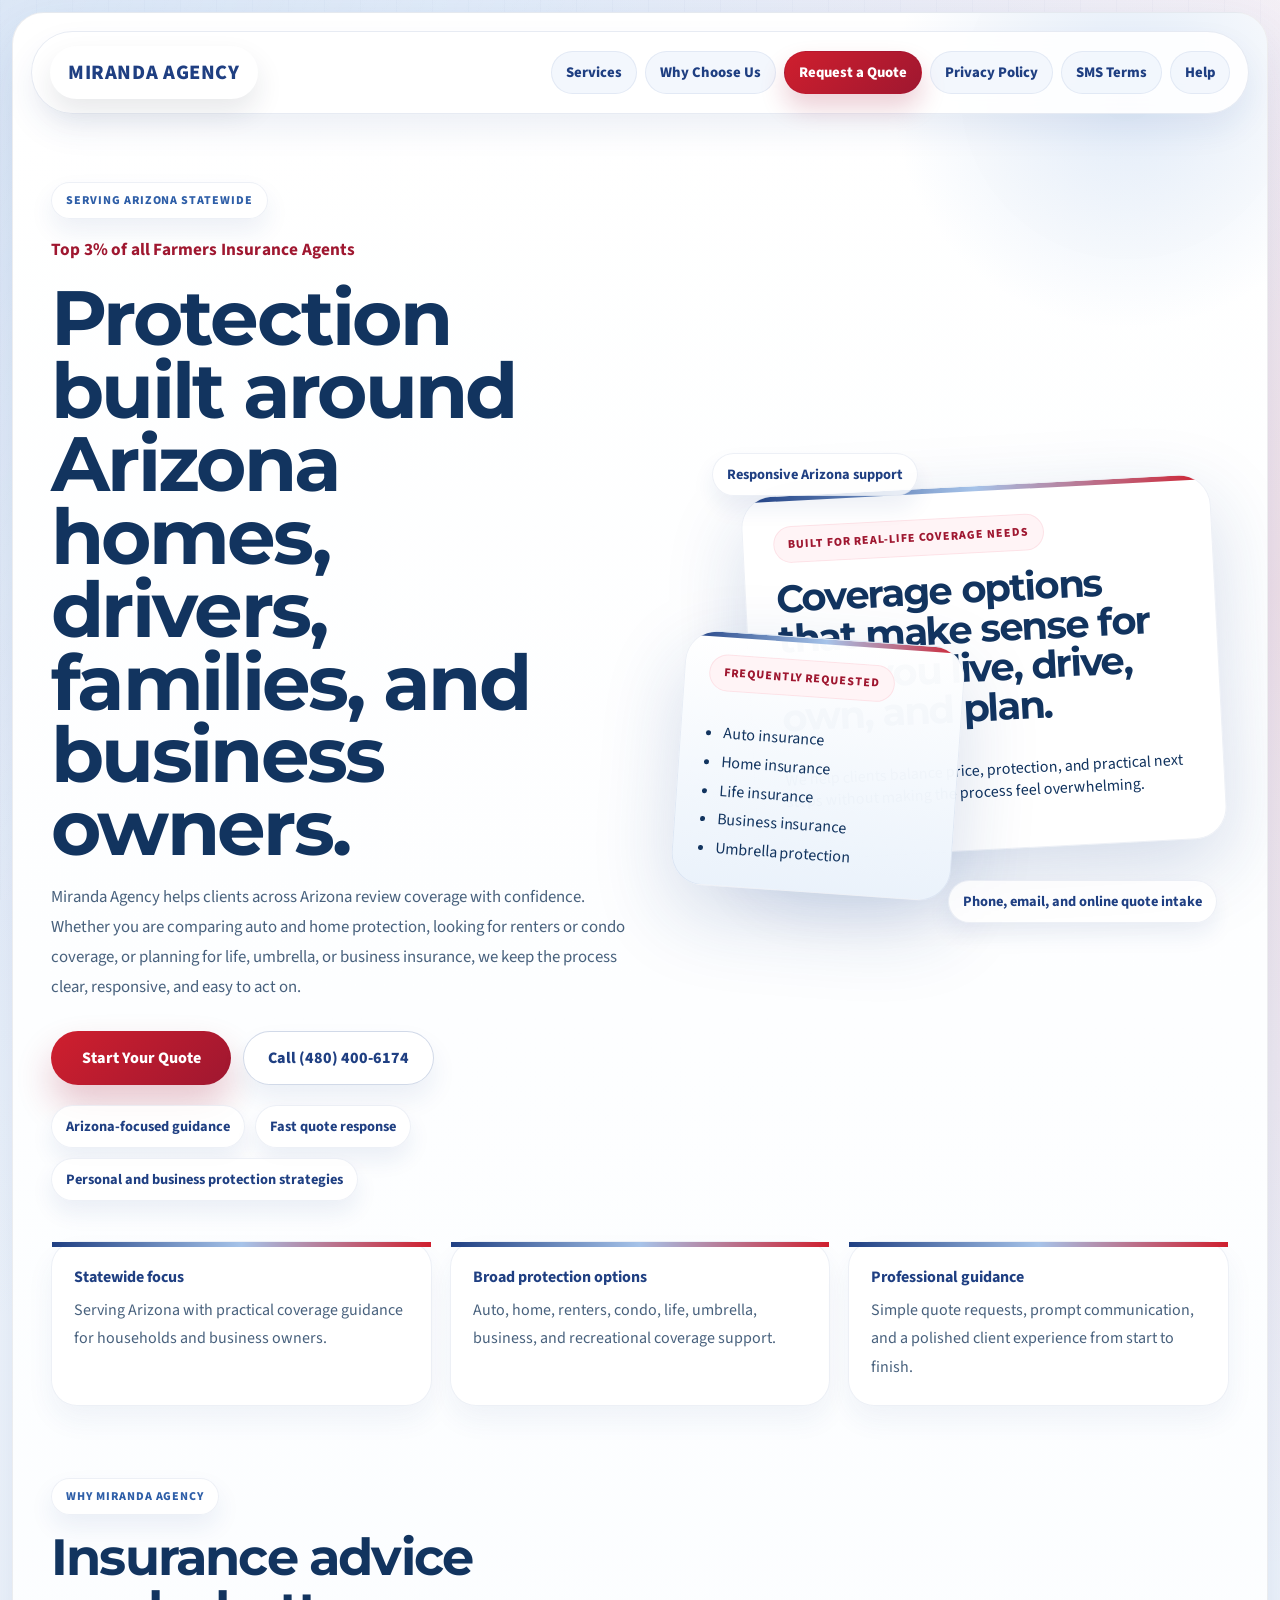
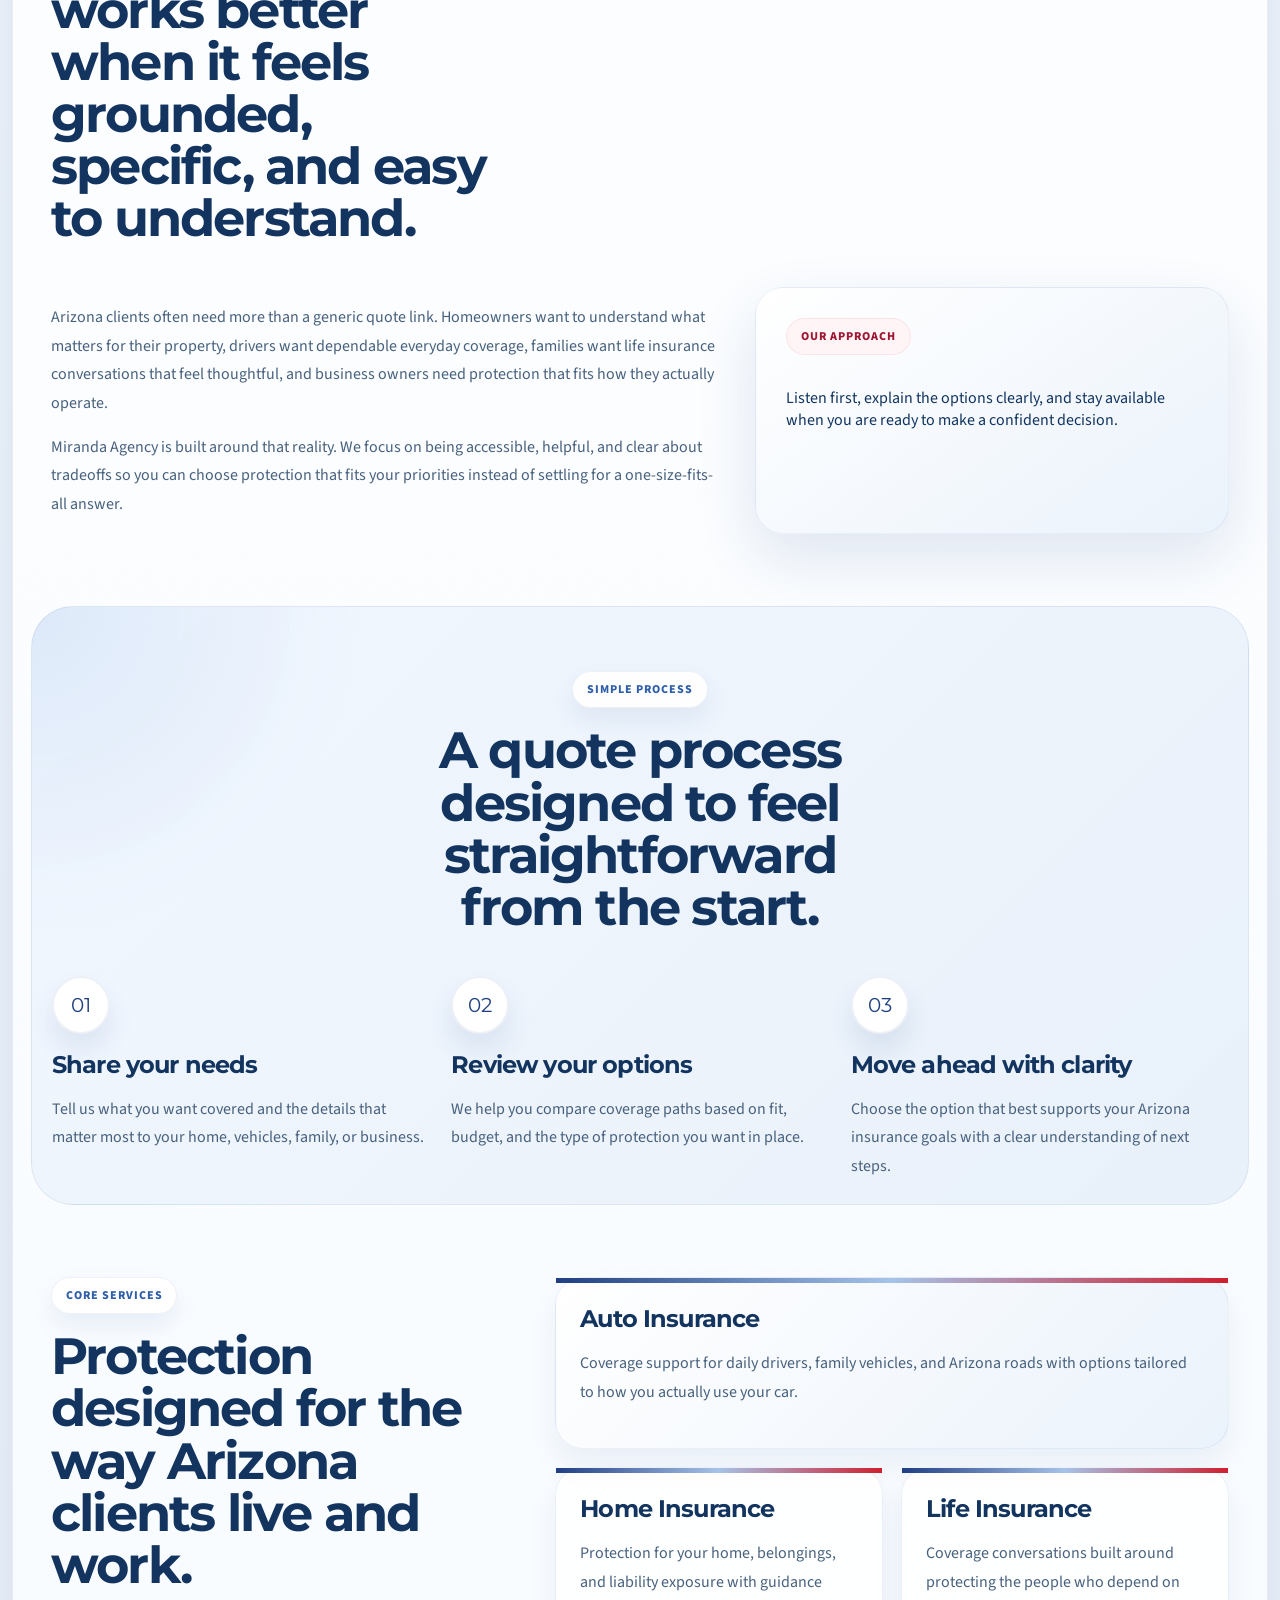
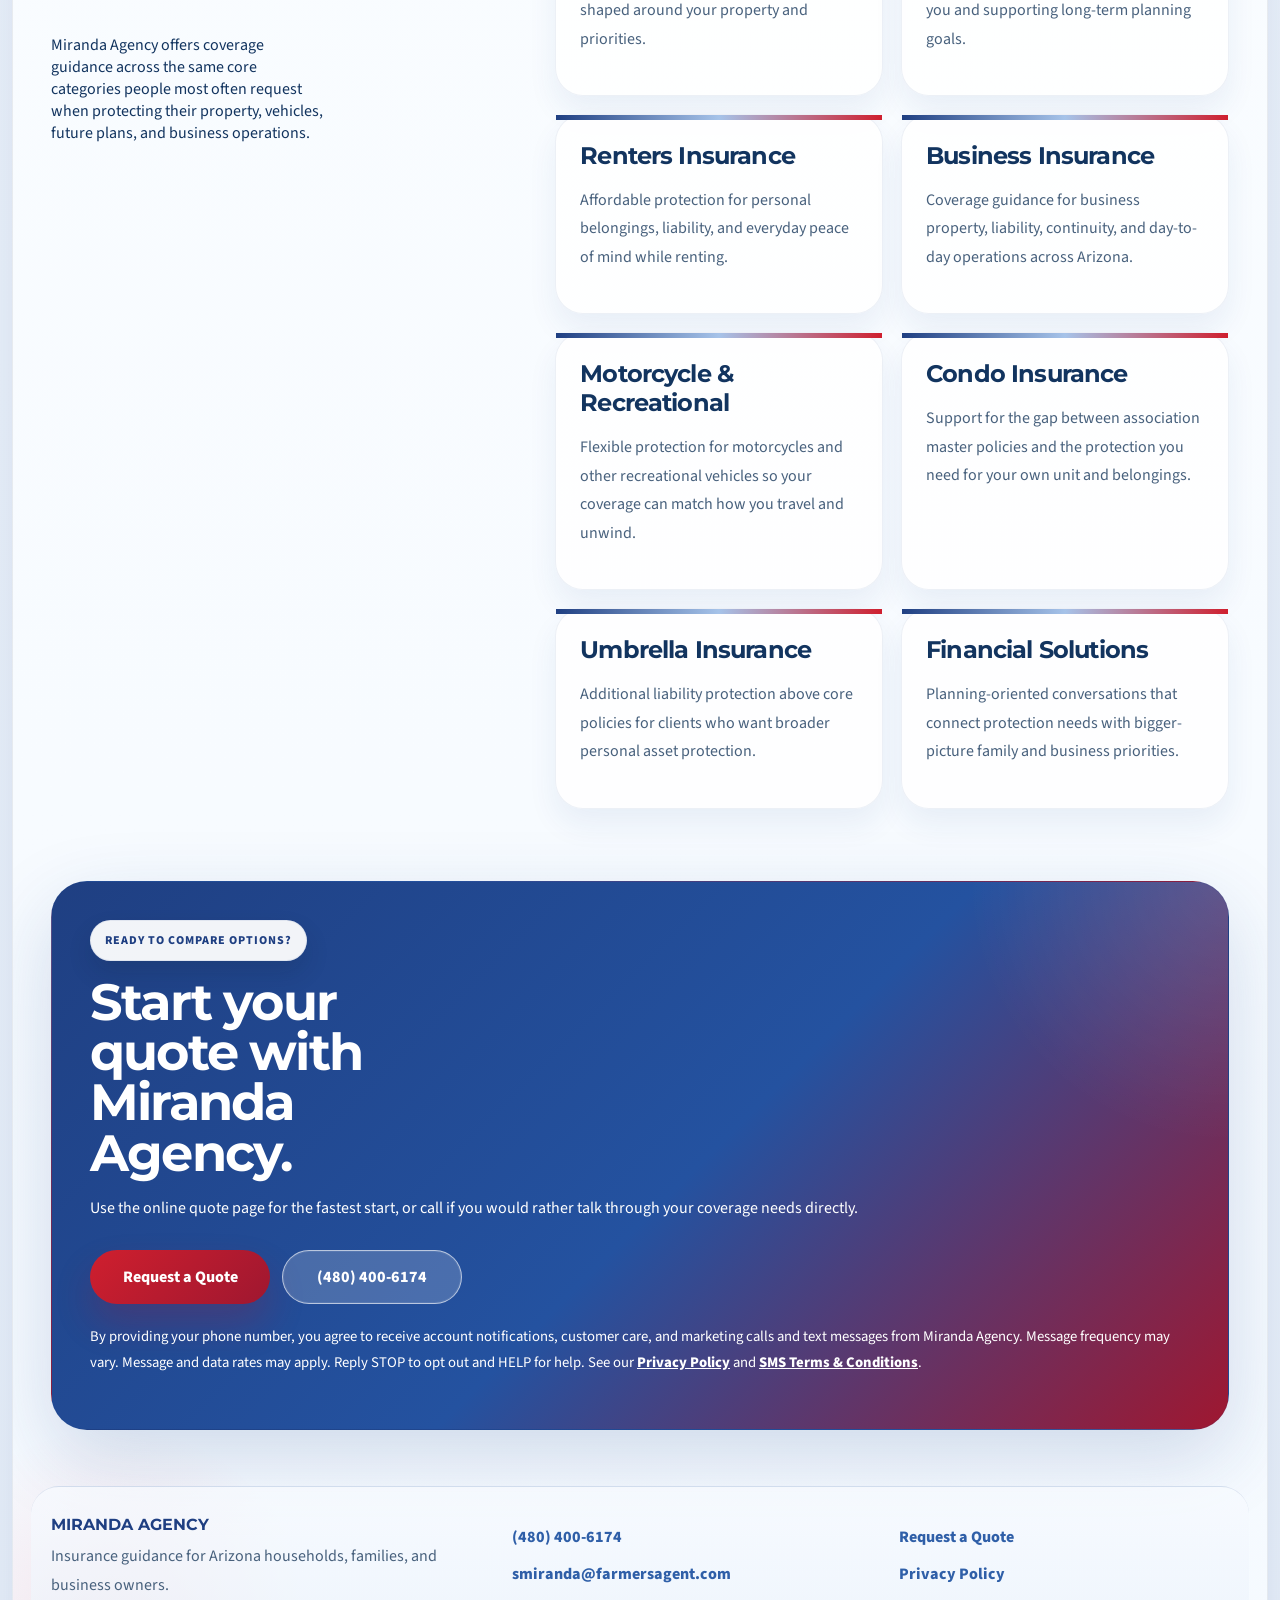
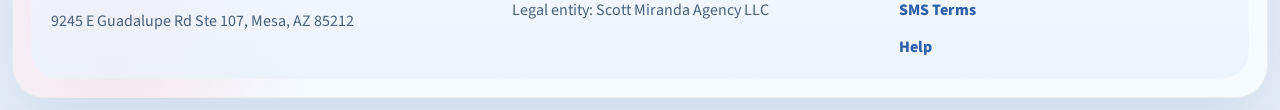
<file: index.html>
<!DOCTYPE html>
<html lang="en">
<head>
  <meta charset="UTF-8" />
  <meta name="viewport" content="width=device-width, initial-scale=1.0" />
  <title>Miranda Agency | Arizona Insurance Guidance</title>
  <meta
    name="description"
    content="Miranda Agency helps Arizona households and business owners compare auto, home, life, renters, condo, umbrella, business, and recreational insurance with responsive local guidance."
  />
  <link rel="preconnect" href="https://fonts.googleapis.com" />
  <link rel="preconnect" href="https://fonts.gstatic.com" crossorigin />
  <link href="https://fonts.googleapis.com/css2?family=Montserrat:wght@500;600;700;800&family=Source+Sans+3:wght@400;500;600;700&display=swap" rel="stylesheet" />
  <link rel="stylesheet" href="styles.css" />
</head>
<body>
  <div class="site-frame">
    <nav class="site-nav" aria-label="Primary">
      <a href="index.html" class="brand active">Miranda Agency</a>
      <div class="nav-links">
        <a href="#services">Services</a>
        <a href="#approach">Why Choose Us</a>
        <a href="quote.html" class="nav-cta">Request a Quote</a>
        <a href="privacy-policy.html">Privacy Policy</a>
        <a href="sms-terms.html">SMS Terms</a>
        <a href="help.html">Help</a>
      </div>
    </nav>

    <main>
      <section class="hero">
        <div class="hero-copy">
          <p class="eyebrow">Serving Arizona statewide</p>
          <p class="hero-kicker">Top 3% of all Farmers Insurance Agents</p>
          <h1>Protection built around Arizona homes, drivers, families, and business owners.</h1>
          <p class="hero-text">
            Miranda Agency helps clients across Arizona review coverage with confidence. Whether you are
            comparing auto and home protection, looking for renters or condo coverage, or planning for life,
            umbrella, or business insurance, we keep the process clear, responsive, and easy to act on.
          </p>
          <div class="button-row">
            <a class="btn btn-primary" href="quote.html">Start Your Quote</a>
            <a class="btn btn-secondary" href="tel:4804006174">Call (480) 400-6174</a>
          </div>
          <div class="tag-row" aria-label="Agency highlights">
            <span>Arizona-focused guidance</span>
            <span>Fast quote response</span>
            <span>Personal and business protection strategies</span>
          </div>
        </div>

        <div class="hero-art" aria-label="Miranda Agency highlights">
          <article class="hero-card hero-card-main">
            <p class="card-label">Built for real-life coverage needs</p>
            <h2>Coverage options that make sense for how you live, drive, own, and plan.</h2>
            <p>
              We help clients balance price, protection, and practical next steps without making the process feel overwhelming.
            </p>
          </article>

          <article class="hero-card hero-card-list">
            <p class="card-label">Frequently requested</p>
            <ul>
              <li>Auto insurance</li>
              <li>Home insurance</li>
              <li>Life insurance</li>
              <li>Business insurance</li>
              <li>Umbrella protection</li>
            </ul>
          </article>

          <div class="floating-note note-top">Responsive Arizona support</div>
          <div class="floating-note note-bottom">Phone, email, and online quote intake</div>
        </div>
      </section>

      <section class="metrics-strip" aria-label="Agency benefits">
        <div>
          <strong>Statewide focus</strong>
          <span>Serving Arizona with practical coverage guidance for households and business owners.</span>
        </div>
        <div>
          <strong>Broad protection options</strong>
          <span>Auto, home, renters, condo, life, umbrella, business, and recreational coverage support.</span>
        </div>
        <div>
          <strong>Professional guidance</strong>
          <span>Simple quote requests, prompt communication, and a polished client experience from start to finish.</span>
        </div>
      </section>

      <section id="approach" class="story-section">
        <div class="section-head">
          <p class="eyebrow">Why Miranda Agency</p>
          <h2>Insurance advice works better when it feels grounded, specific, and easy to understand.</h2>
        </div>
        <div class="story-grid">
          <div class="story-copy">
            <p>
              Arizona clients often need more than a generic quote link. Homeowners want to understand what matters for
              their property, drivers want dependable everyday coverage, families want life insurance conversations that
              feel thoughtful, and business owners need protection that fits how they actually operate.
            </p>
            <p>
              Miranda Agency is built around that reality. We focus on being accessible, helpful, and clear
              about tradeoffs so you can choose protection that fits your priorities instead of settling for a one-size-fits-all answer.
            </p>
          </div>
          <aside class="promise-card">
            <p class="card-label">Our approach</p>
            <p>Listen first, explain the options clearly, and stay available when you are ready to make a confident decision.</p>
          </aside>
        </div>
      </section>

      <section class="process-section" aria-label="How the process works">
        <div class="section-head centered">
          <p class="eyebrow">Simple process</p>
          <h2>A quote process designed to feel straightforward from the start.</h2>
        </div>
        <div class="process-grid">
          <article class="process-step">
            <span class="step-number">01</span>
            <h3>Share your needs</h3>
            <p>Tell us what you want covered and the details that matter most to your home, vehicles, family, or business.</p>
          </article>
          <article class="process-step">
            <span class="step-number">02</span>
            <h3>Review your options</h3>
            <p>We help you compare coverage paths based on fit, budget, and the type of protection you want in place.</p>
          </article>
          <article class="process-step">
            <span class="step-number">03</span>
            <h3>Move ahead with clarity</h3>
            <p>Choose the option that best supports your Arizona insurance goals with a clear understanding of next steps.</p>
          </article>
        </div>
      </section>

      <section id="services" class="services-section">
        <div class="section-head services-head">
          <p class="eyebrow">Core services</p>
          <h2>Protection designed for the way Arizona clients live and work.</h2>
          <p>
            Miranda Agency offers coverage guidance across the same core categories people most often request
            when protecting their property, vehicles, future plans, and business operations.
          </p>
        </div>
        <div class="services-grid">
          <article class="service-card feature-card">
            <h3>Auto Insurance</h3>
            <p>Coverage support for daily drivers, family vehicles, and Arizona roads with options tailored to how you actually use your car.</p>
          </article>
          <article class="service-card">
            <h3>Home Insurance</h3>
            <p>Protection for your home, belongings, and liability exposure with guidance shaped around your property and priorities.</p>
          </article>
          <article class="service-card">
            <h3>Life Insurance</h3>
            <p>Coverage conversations built around protecting the people who depend on you and supporting long-term planning goals.</p>
          </article>
          <article class="service-card">
            <h3>Renters Insurance</h3>
            <p>Affordable protection for personal belongings, liability, and everyday peace of mind while renting.</p>
          </article>
          <article class="service-card">
            <h3>Business Insurance</h3>
            <p>Coverage guidance for business property, liability, continuity, and day-to-day operations across Arizona.</p>
          </article>
          <article class="service-card">
            <h3>Motorcycle &amp; Recreational</h3>
            <p>Flexible protection for motorcycles and other recreational vehicles so your coverage can match how you travel and unwind.</p>
          </article>
          <article class="service-card">
            <h3>Condo Insurance</h3>
            <p>Support for the gap between association master policies and the protection you need for your own unit and belongings.</p>
          </article>
          <article class="service-card">
            <h3>Umbrella Insurance</h3>
            <p>Additional liability protection above core policies for clients who want broader personal asset protection.</p>
          </article>
          <article class="service-card">
            <h3>Financial Solutions</h3>
            <p>Planning-oriented conversations that connect protection needs with bigger-picture family and business priorities.</p>
          </article>
        </div>
      </section>

      <section class="cta-section">
        <div class="cta-copy">
          <p class="eyebrow">Ready to compare options?</p>
          <h2>Start your quote with Miranda Agency.</h2>
          <p>
            Use the online quote page for the fastest start, or call if you would rather talk through your coverage
            needs directly.
          </p>
        </div>
        <div class="button-row">
          <a class="btn btn-primary" href="quote.html">Request a Quote</a>
          <a class="btn btn-outline-light" href="tel:4804006174">(480) 400-6174</a>
        </div>
        <p class="consent-note">
          By providing your phone number, you agree to receive account notifications, customer care, and marketing
          calls and text messages from Miranda Agency. Message frequency may vary. Message and data rates may
          apply. Reply STOP to opt out and HELP for help. See our <a href="privacy-policy.html">Privacy Policy</a> and
          <a href="sms-terms.html">SMS Terms &amp; Conditions</a>.
        </p>
      </section>
    </main>

    <footer class="site-footer">
      <div>
        <strong>Miranda Agency</strong>
        <p>Insurance guidance for Arizona households, families, and business owners.</p>
        <p>9245 E Guadalupe Rd Ste 107, Mesa, AZ 85212</p>
      </div>
      <div>
        <p><a href="tel:4804006174">(480) 400-6174</a></p>
        <p><a href="mailto:smiranda@farmersagent.com">smiranda@farmersagent.com</a></p>
        <p><span>Legal entity: Scott Miranda Agency LLC</span></p>
      </div>
      <div>
        <p><a href="quote.html">Request a Quote</a></p>
        <p><a href="privacy-policy.html">Privacy Policy</a></p>
        <p><a href="sms-terms.html">SMS Terms</a></p>
        <p><a href="help.html">Help</a></p>
      </div>
    </footer>
  </div>
</body>
</html>
</file>
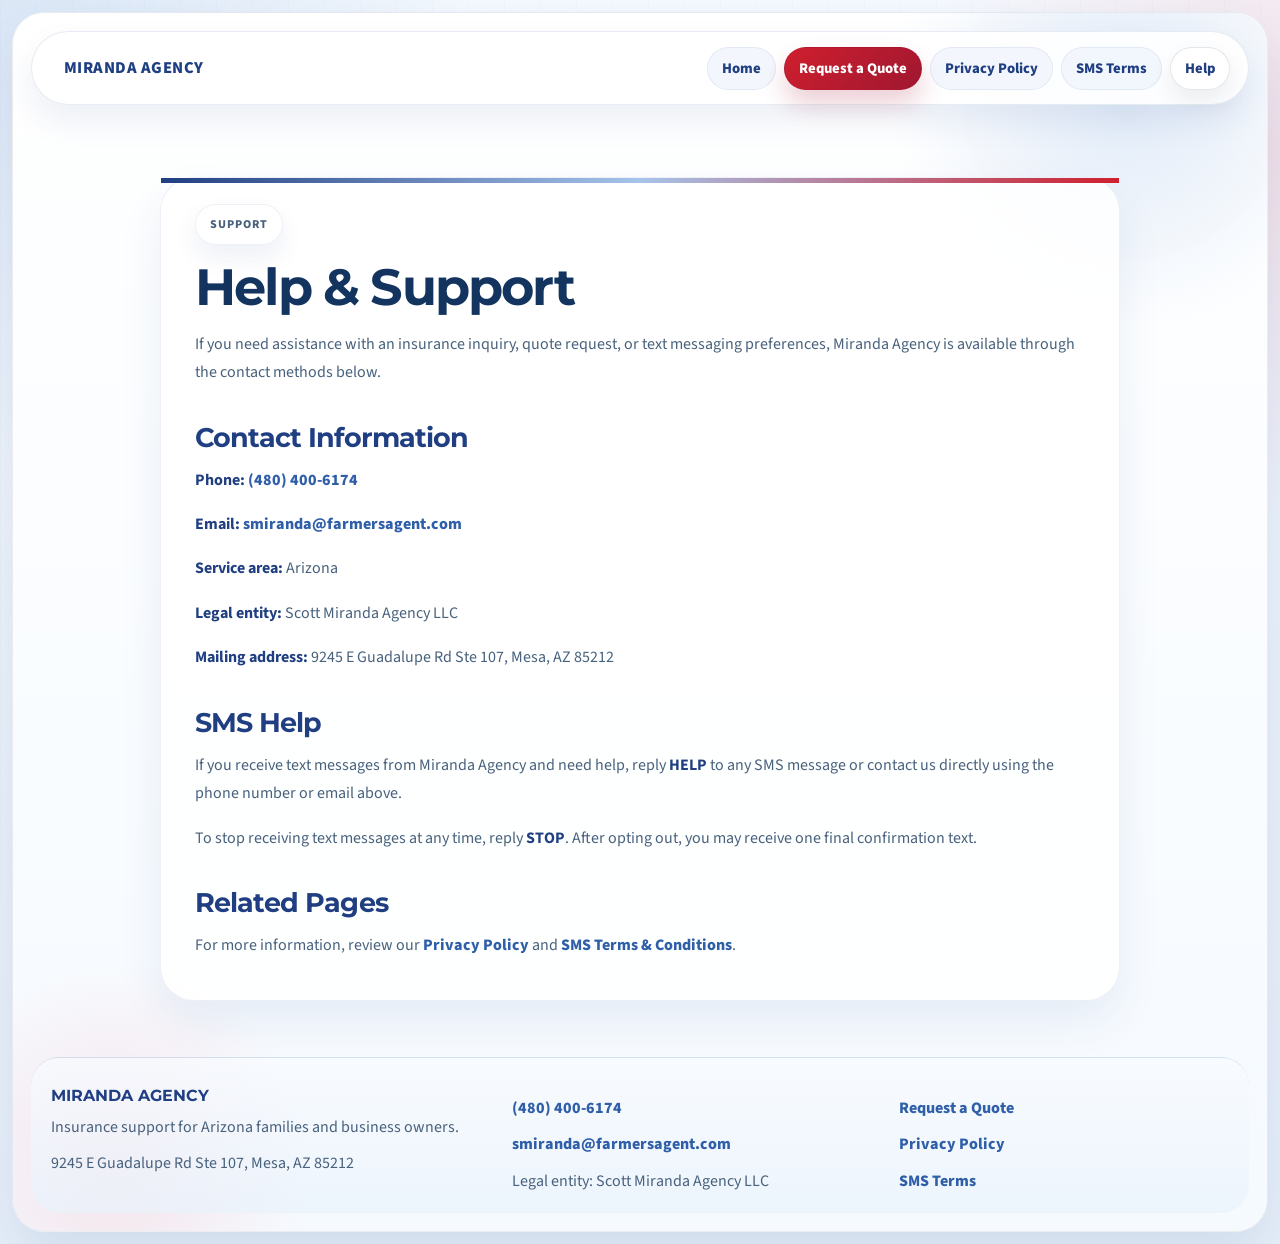
<file: help.html>
<!DOCTYPE html>
<html lang="en">
<head>
  <meta charset="UTF-8" />
  <meta name="viewport" content="width=device-width, initial-scale=1.0" />
  <title>Help | Miranda Agency</title>
  <meta name="description" content="Contact and SMS help information for Miranda Agency." />
  <link rel="preconnect" href="https://fonts.googleapis.com" />
  <link rel="preconnect" href="https://fonts.gstatic.com" crossorigin />
  <link href="https://fonts.googleapis.com/css2?family=Montserrat:wght@500;600;700;800&family=Source+Sans+3:wght@400;500;600;700&display=swap" rel="stylesheet" />
  <link rel="stylesheet" href="styles.css" />
</head>
<body>
  <div class="site-frame">
    <nav class="site-nav" aria-label="Primary">
      <a href="index.html" class="brand">Miranda Agency</a>
      <div class="nav-links">
        <a href="index.html">Home</a>
        <a href="quote.html" class="nav-cta">Request a Quote</a>
        <a href="privacy-policy.html">Privacy Policy</a>
        <a href="sms-terms.html">SMS Terms</a>
        <a href="help.html" class="active">Help</a>
      </div>
    </nav>

    <main class="policy-layout">
      <p class="eyebrow">Support</p>
      <h1>Help &amp; Support</h1>
      <p>
        If you need assistance with an insurance inquiry, quote request, or text messaging preferences, Miranda
        Agency is available through the contact methods below.
      </p>

      <h2>Contact Information</h2>
      <p><strong>Phone:</strong> <a href="tel:4804006174">(480) 400-6174</a></p>
      <p><strong>Email:</strong> <a href="mailto:smiranda@farmersagent.com">smiranda@farmersagent.com</a></p>
      <p><strong>Service area:</strong> Arizona</p>
      <p><strong>Legal entity:</strong> Scott Miranda Agency LLC</p>
      <p><strong>Mailing address:</strong> 9245 E Guadalupe Rd Ste 107, Mesa, AZ 85212</p>

      <h2>SMS Help</h2>
      <p>
        If you receive text messages from Miranda Agency and need help, reply <strong>HELP</strong> to any
        SMS message or contact us directly using the phone number or email above.
      </p>
      <p>
        To stop receiving text messages at any time, reply <strong>STOP</strong>. After opting out, you may receive one
        final confirmation text.
      </p>

      <h2>Related Pages</h2>
      <p>
        For more information, review our <a href="privacy-policy.html">Privacy Policy</a> and
        <a href="sms-terms.html">SMS Terms &amp; Conditions</a>.
      </p>
    </main>

    <footer class="site-footer">
      <div>
        <strong>Miranda Agency</strong>
        <p>Insurance support for Arizona families and business owners.</p>
        <p>9245 E Guadalupe Rd Ste 107, Mesa, AZ 85212</p>
      </div>
      <div>
        <p><a href="tel:4804006174">(480) 400-6174</a></p>
        <p><a href="mailto:smiranda@farmersagent.com">smiranda@farmersagent.com</a></p>
        <p><span>Legal entity: Scott Miranda Agency LLC</span></p>
      </div>
      <div>
        <p><a href="quote.html">Request a Quote</a></p>
        <p><a href="privacy-policy.html">Privacy Policy</a></p>
        <p><a href="sms-terms.html">SMS Terms</a></p>
      </div>
    </footer>
  </div>
</body>
</html>
</file>
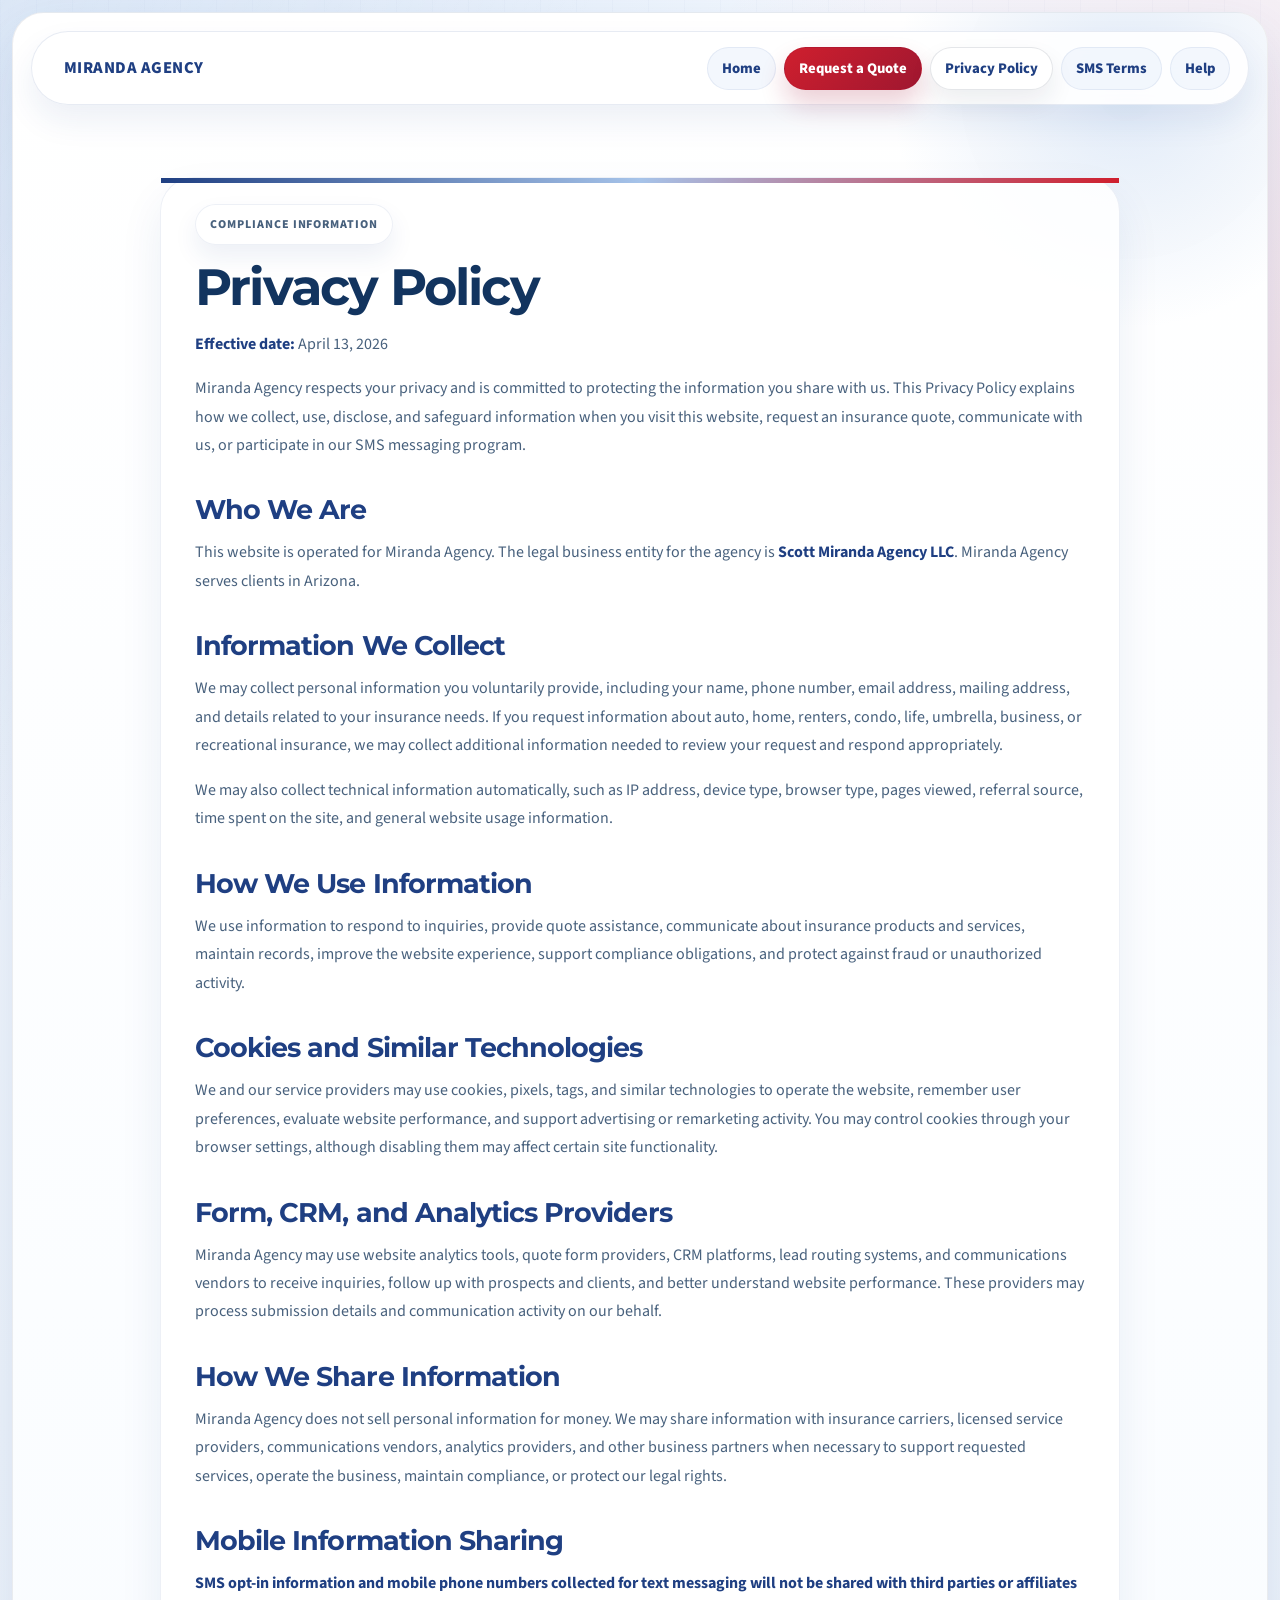
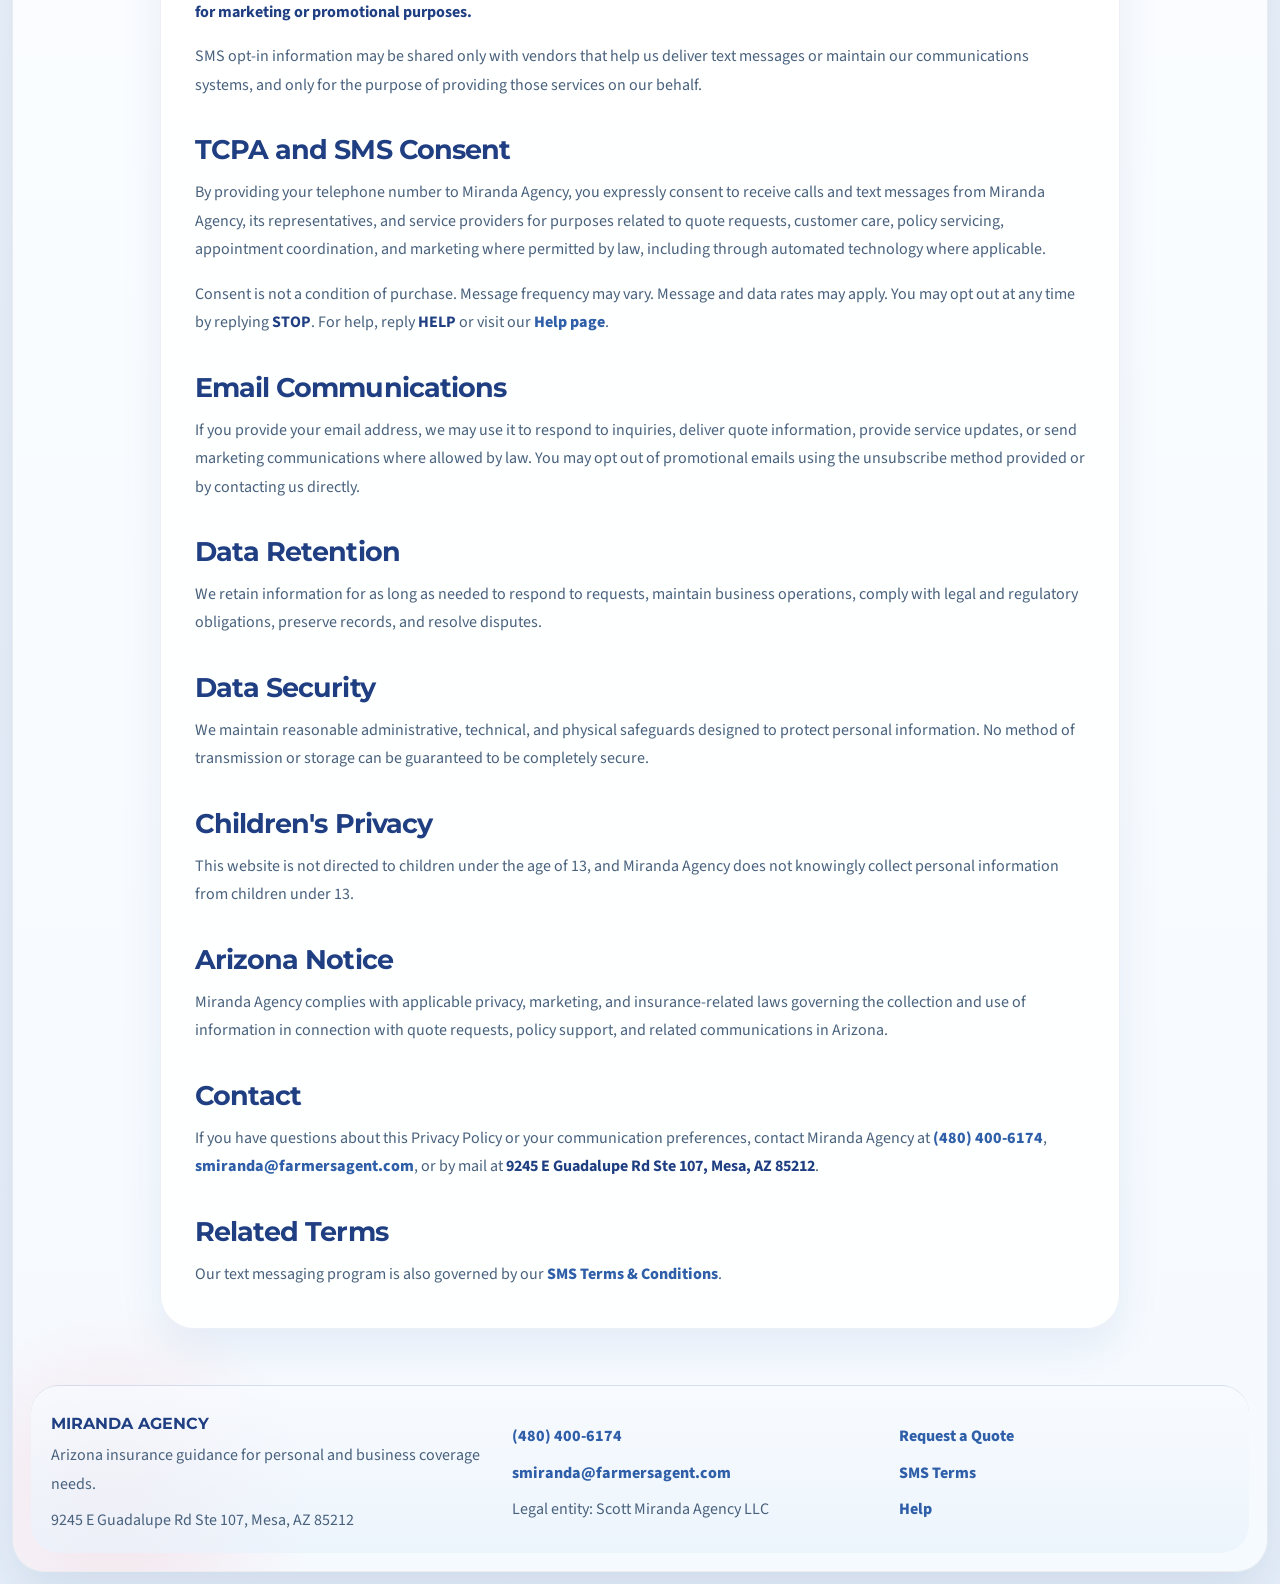
<file: privacy-policy.html>
<!DOCTYPE html>
<html lang="en">
<head>
  <meta charset="UTF-8" />
  <meta name="viewport" content="width=device-width, initial-scale=1.0" />
  <title>Privacy Policy | Miranda Agency</title>
  <meta name="description" content="Privacy Policy for Miranda Agency, including website, quote request, and SMS communication practices." />
  <link rel="preconnect" href="https://fonts.googleapis.com" />
  <link rel="preconnect" href="https://fonts.gstatic.com" crossorigin />
  <link href="https://fonts.googleapis.com/css2?family=Montserrat:wght@500;600;700;800&family=Source+Sans+3:wght@400;500;600;700&display=swap" rel="stylesheet" />
  <link rel="stylesheet" href="styles.css" />
</head>
<body>
  <div class="site-frame">
    <nav class="site-nav" aria-label="Primary">
      <a href="index.html" class="brand">Miranda Agency</a>
      <div class="nav-links">
        <a href="index.html">Home</a>
        <a href="quote.html" class="nav-cta">Request a Quote</a>
        <a href="privacy-policy.html" class="active">Privacy Policy</a>
        <a href="sms-terms.html">SMS Terms</a>
        <a href="help.html">Help</a>
      </div>
    </nav>

    <main class="policy-layout">
      <p class="eyebrow">Compliance information</p>
      <h1>Privacy Policy</h1>
      <p><strong>Effective date:</strong> April 13, 2026</p>

      <p>
        Miranda Agency respects your privacy and is committed to protecting the information you share with us.
        This Privacy Policy explains how we collect, use, disclose, and safeguard information when you visit this
        website, request an insurance quote, communicate with us, or participate in our SMS messaging program.
      </p>

      <h2>Who We Are</h2>
      <p>
        This website is operated for Miranda Agency. The legal business entity for the agency is
        <strong>Scott Miranda Agency LLC</strong>. Miranda Agency serves clients in Arizona.
      </p>

      <h2>Information We Collect</h2>
      <p>
        We may collect personal information you voluntarily provide, including your name, phone number, email address,
        mailing address, and details related to your insurance needs. If you request information about auto, home,
        renters, condo, life, umbrella, business, or recreational insurance, we may collect additional information
        needed to review your request and respond appropriately.
      </p>
      <p>
        We may also collect technical information automatically, such as IP address, device type, browser type, pages
        viewed, referral source, time spent on the site, and general website usage information.
      </p>

      <h2>How We Use Information</h2>
      <p>
        We use information to respond to inquiries, provide quote assistance, communicate about insurance products and
        services, maintain records, improve the website experience, support compliance obligations, and protect against
        fraud or unauthorized activity.
      </p>

      <h2>Cookies and Similar Technologies</h2>
      <p>
        We and our service providers may use cookies, pixels, tags, and similar technologies to operate the website,
        remember user preferences, evaluate website performance, and support advertising or remarketing activity. You
        may control cookies through your browser settings, although disabling them may affect certain site functionality.
      </p>

      <h2>Form, CRM, and Analytics Providers</h2>
      <p>
        Miranda Agency may use website analytics tools, quote form providers, CRM platforms, lead routing
        systems, and communications vendors to receive inquiries, follow up with prospects and clients, and better
        understand website performance. These providers may process submission details and communication activity on our behalf.
      </p>

      <h2>How We Share Information</h2>
      <p>
        Miranda Agency does not sell personal information for money. We may share information with insurance
        carriers, licensed service providers, communications vendors, analytics providers, and other business partners
        when necessary to support requested services, operate the business, maintain compliance, or protect our legal rights.
      </p>

      <h2>Mobile Information Sharing</h2>
      <p>
        <strong>SMS opt-in information and mobile phone numbers collected for text messaging will not be shared with
        third parties or affiliates for marketing or promotional purposes.</strong>
      </p>
      <p>
        SMS opt-in information may be shared only with vendors that help us deliver text messages or maintain our
        communications systems, and only for the purpose of providing those services on our behalf.
      </p>

      <h2>TCPA and SMS Consent</h2>
      <p>
        By providing your telephone number to Miranda Agency, you expressly consent to receive calls and text
        messages from Miranda Agency, its representatives, and service providers for purposes related to quote
        requests, customer care, policy servicing, appointment coordination, and marketing where permitted by law,
        including through automated technology where applicable.
      </p>
      <p>
        Consent is not a condition of purchase. Message frequency may vary. Message and data rates may apply. You may
        opt out at any time by replying <strong>STOP</strong>. For help, reply <strong>HELP</strong> or visit our
        <a href="help.html">Help page</a>.
      </p>

      <h2>Email Communications</h2>
      <p>
        If you provide your email address, we may use it to respond to inquiries, deliver quote information, provide
        service updates, or send marketing communications where allowed by law. You may opt out of promotional emails
        using the unsubscribe method provided or by contacting us directly.
      </p>

      <h2>Data Retention</h2>
      <p>
        We retain information for as long as needed to respond to requests, maintain business operations, comply with
        legal and regulatory obligations, preserve records, and resolve disputes.
      </p>

      <h2>Data Security</h2>
      <p>
        We maintain reasonable administrative, technical, and physical safeguards designed to protect personal
        information. No method of transmission or storage can be guaranteed to be completely secure.
      </p>

      <h2>Children's Privacy</h2>
      <p>
        This website is not directed to children under the age of 13, and Miranda Agency does not knowingly
        collect personal information from children under 13.
      </p>

      <h2>Arizona Notice</h2>
      <p>
        Miranda Agency complies with applicable privacy, marketing, and insurance-related laws governing the
        collection and use of information in connection with quote requests, policy support, and related communications
        in Arizona.
      </p>

      <h2>Contact</h2>
      <p>
        If you have questions about this Privacy Policy or your communication preferences, contact Miranda Agency
        at <a href="tel:4804006174">(480) 400-6174</a>,
        <a href="mailto:smiranda@farmersagent.com">smiranda@farmersagent.com</a>, or by mail at
        <strong>9245 E Guadalupe Rd Ste 107, Mesa, AZ 85212</strong>.
      </p>

      <h2>Related Terms</h2>
      <p>
        Our text messaging program is also governed by our
        <a href="sms-terms.html">SMS Terms &amp; Conditions</a>.
      </p>
    </main>

    <footer class="site-footer">
      <div>
        <strong>Miranda Agency</strong>
        <p>Arizona insurance guidance for personal and business coverage needs.</p>
        <p>9245 E Guadalupe Rd Ste 107, Mesa, AZ 85212</p>
      </div>
      <div>
        <p><a href="tel:4804006174">(480) 400-6174</a></p>
        <p><a href="mailto:smiranda@farmersagent.com">smiranda@farmersagent.com</a></p>
        <p><span>Legal entity: Scott Miranda Agency LLC</span></p>
      </div>
      <div>
        <p><a href="quote.html">Request a Quote</a></p>
        <p><a href="sms-terms.html">SMS Terms</a></p>
        <p><a href="help.html">Help</a></p>
      </div>
    </footer>
  </div>
</body>
</html>
</file>
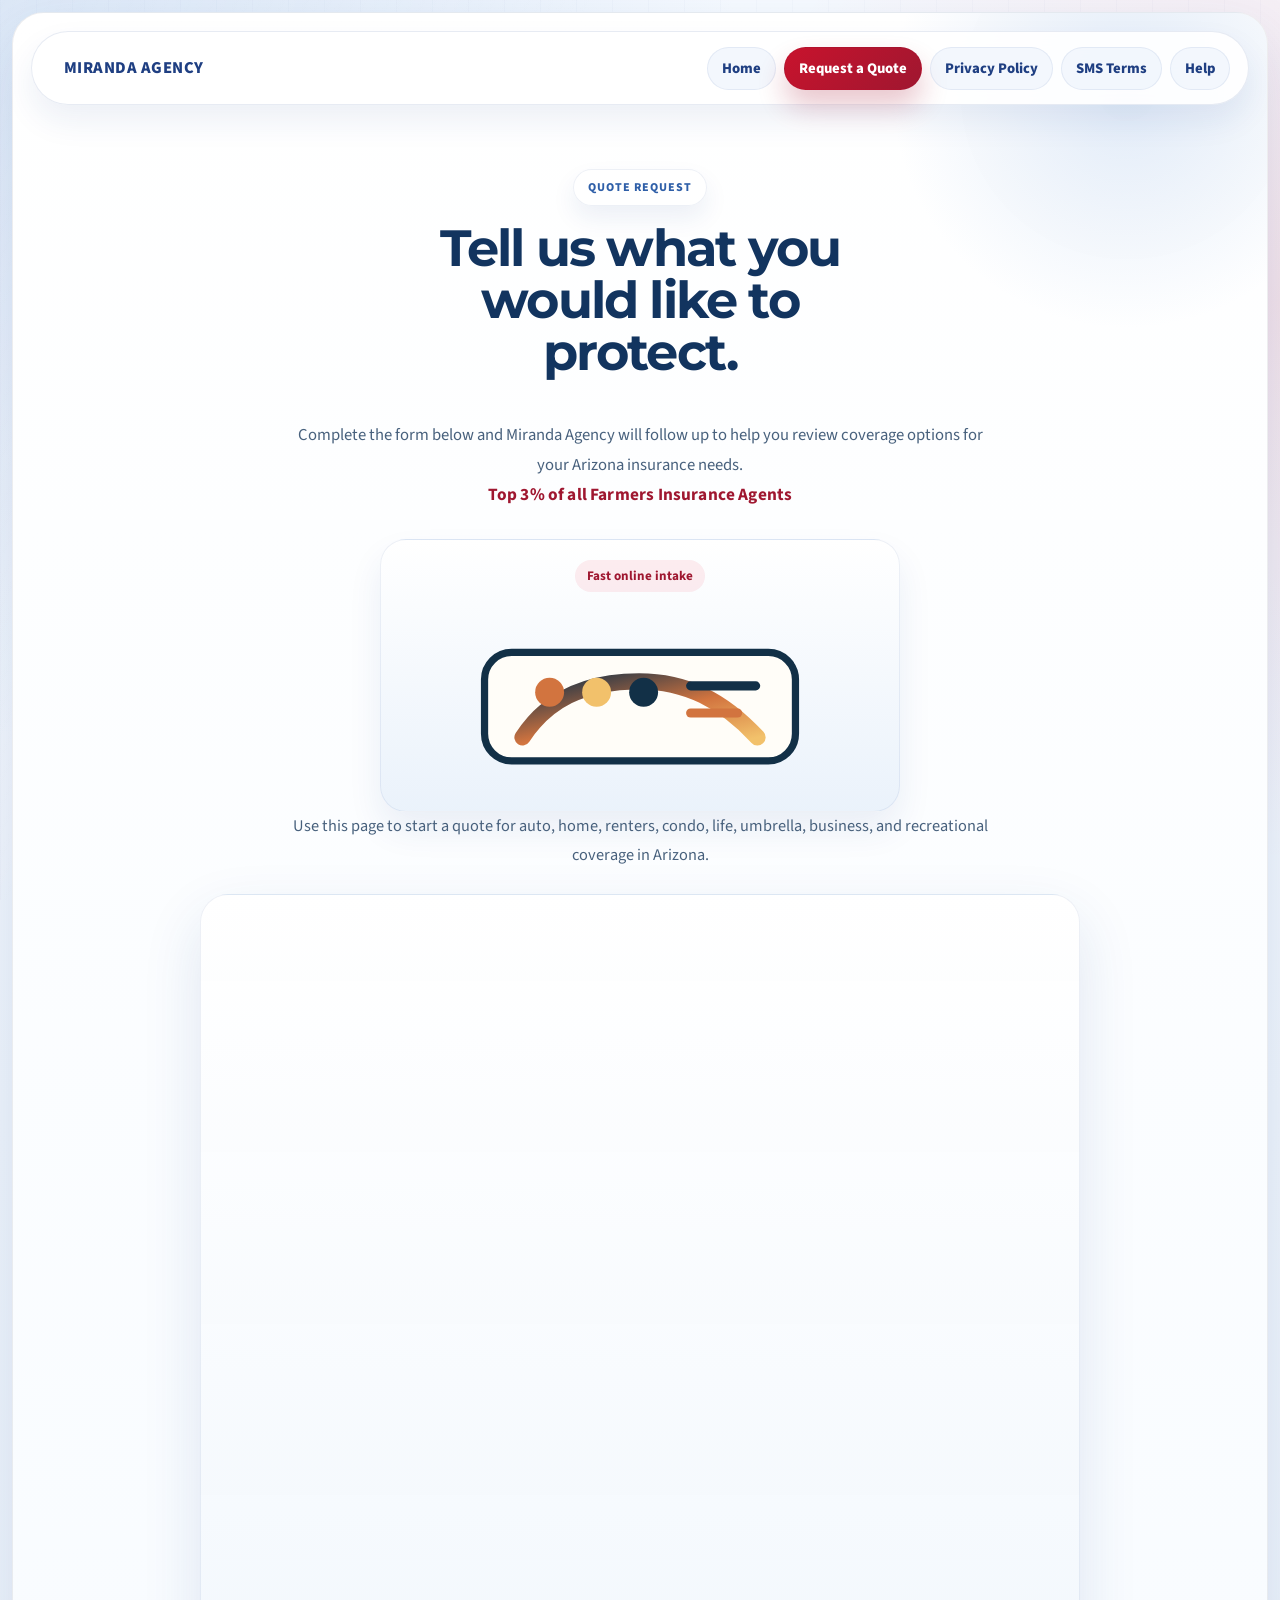
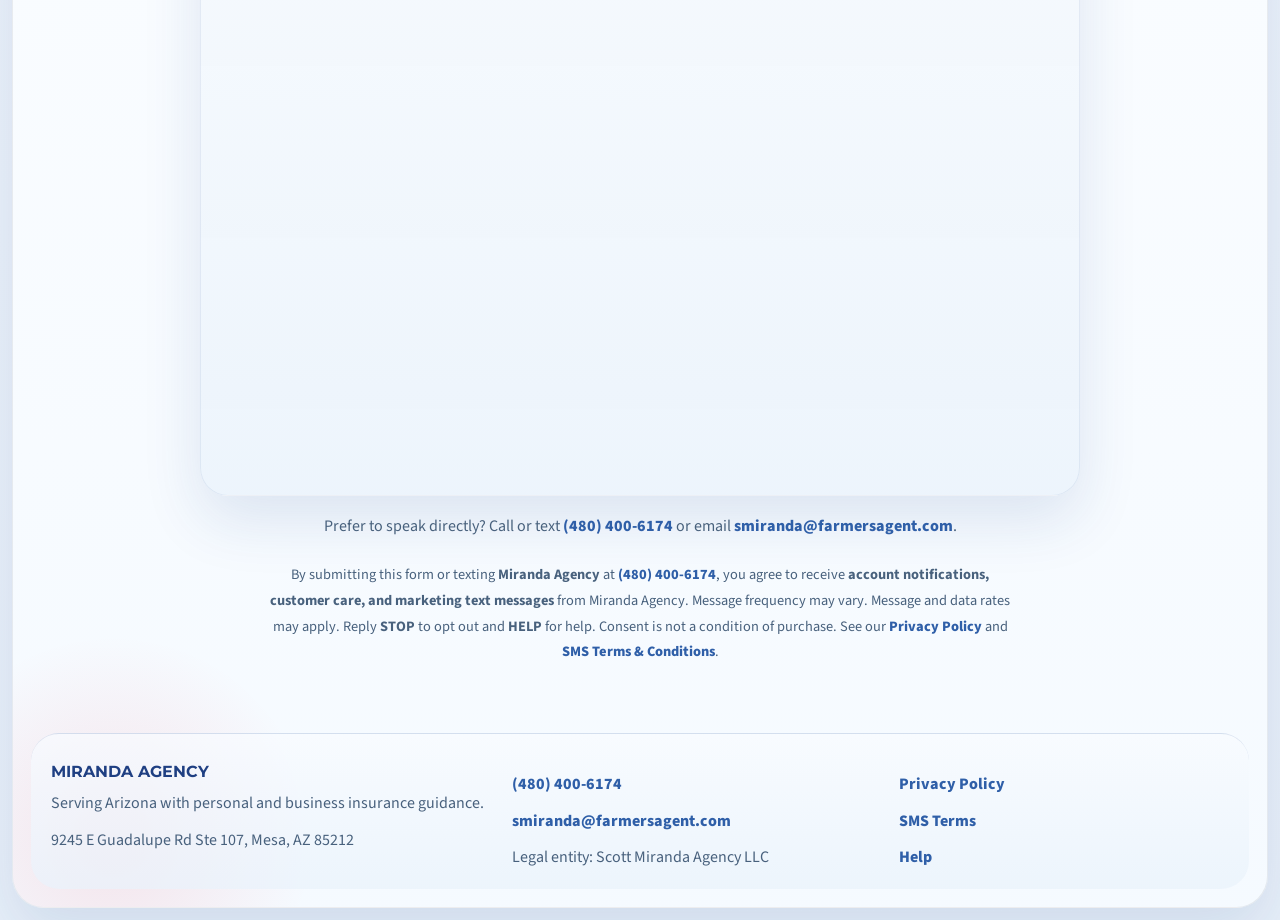
<file: quote.html>
<!DOCTYPE html>
<html lang="en">
<head>
  <meta charset="UTF-8" />
  <meta name="viewport" content="width=device-width, initial-scale=1.0" />
  <title>Request a Quote | Miranda Agency</title>
  <meta name="description" content="Request an insurance quote from Miranda Agency for Arizona auto, home, life, renters, condo, umbrella, business, and recreational coverage." />
  <link rel="preconnect" href="https://fonts.googleapis.com" />
  <link rel="preconnect" href="https://fonts.gstatic.com" crossorigin />
  <link href="https://fonts.googleapis.com/css2?family=Montserrat:wght@500;600;700;800&family=Source+Sans+3:wght@400;500;600;700&display=swap" rel="stylesheet" />
  <link rel="stylesheet" href="styles.css" />
</head>
<body>
  <div class="site-frame">
    <nav class="site-nav" aria-label="Primary">
      <a href="index.html" class="brand">Miranda Agency</a>
      <div class="nav-links">
        <a href="index.html">Home</a>
        <a href="quote.html" class="active nav-cta">Request a Quote</a>
        <a href="privacy-policy.html">Privacy Policy</a>
        <a href="sms-terms.html">SMS Terms</a>
        <a href="help.html">Help</a>
      </div>
    </nav>

    <main>
      <section class="quote-header">
        <p class="eyebrow">Quote request</p>
        <h1>Tell us what you would like to protect.</h1>
        <p class="quote-copy">
          Complete the form below and Miranda Agency will follow up to help you review coverage options for
          your Arizona insurance needs.
        </p>
        <p class="hero-kicker centered-line">Top 3% of all Farmers Insurance Agents</p>

        <div class="quote-art" aria-hidden="true">
          <div class="quote-badge">Fast online intake</div>
          <svg viewBox="0 0 520 220" role="presentation">
            <defs>
              <linearGradient id="mirandaGlow" x1="0%" y1="0%" x2="100%" y2="100%">
                <stop offset="0%" stop-color="#123047" />
                <stop offset="55%" stop-color="#d2743f" />
                <stop offset="100%" stop-color="#f2c16b" />
              </linearGradient>
            </defs>
            <rect x="88" y="58" width="344" height="120" rx="30" fill="#fffdf8" stroke="#123047" stroke-width="8" />
            <path d="M130 152c26-40 66-62 129-62 52 0 93 21 131 62" fill="none" stroke="url(#mirandaGlow)" stroke-width="18" stroke-linecap="round" />
            <circle cx="160" cy="102" r="16" fill="#d2743f" />
            <circle cx="212" cy="102" r="16" fill="#f2c16b" />
            <circle cx="264" cy="102" r="16" fill="#123047" />
            <path d="M316 95h72" stroke="#123047" stroke-width="10" stroke-linecap="round" />
            <path d="M316 125h52" stroke="#d2743f" stroke-width="10" stroke-linecap="round" />
          </svg>
        </div>
      </section>

      <section class="quote-section">
        <p class="quote-intro">
          Use this page to start a quote for auto, home, renters, condo, life, umbrella, business, and recreational coverage in Arizona.
        </p>

        <div class="embed-frame">
          <iframe
            src="https://form.jotform.com/261035294754156"
            title="Miranda Agency Quote Request Form"
            loading="lazy"
            allow="geolocation; microphone; camera"
          ></iframe>
        </div>

        <p class="support-copy">
          Prefer to speak directly? Call or text <a href="tel:4804006174">(480) 400-6174</a> or email
          <a href="mailto:smiranda@farmersagent.com">smiranda@farmersagent.com</a>.
        </p>

        <p class="fine-print">
          By submitting this form or texting <strong>Miranda Agency</strong> at
          <a href="tel:4804006174">(480) 400-6174</a>, you agree to receive <strong>account notifications, customer
          care, and marketing text messages</strong> from Miranda Agency. Message frequency may vary.
          Message and data rates may apply. Reply <strong>STOP</strong> to opt out and <strong>HELP</strong> for help.
          Consent is not a condition of purchase. See our <a href="privacy-policy.html">Privacy Policy</a> and
          <a href="sms-terms.html">SMS Terms &amp; Conditions</a>.
        </p>
      </section>
    </main>

    <footer class="site-footer">
      <div>
        <strong>Miranda Agency</strong>
        <p>Serving Arizona with personal and business insurance guidance.</p>
        <p>9245 E Guadalupe Rd Ste 107, Mesa, AZ 85212</p>
      </div>
      <div>
        <p><a href="tel:4804006174">(480) 400-6174</a></p>
        <p><a href="mailto:smiranda@farmersagent.com">smiranda@farmersagent.com</a></p>
        <p><span>Legal entity: Scott Miranda Agency LLC</span></p>
      </div>
      <div>
        <p><a href="privacy-policy.html">Privacy Policy</a></p>
        <p><a href="sms-terms.html">SMS Terms</a></p>
        <p><a href="help.html">Help</a></p>
      </div>
    </footer>
  </div>
</body>
</html>
</file>
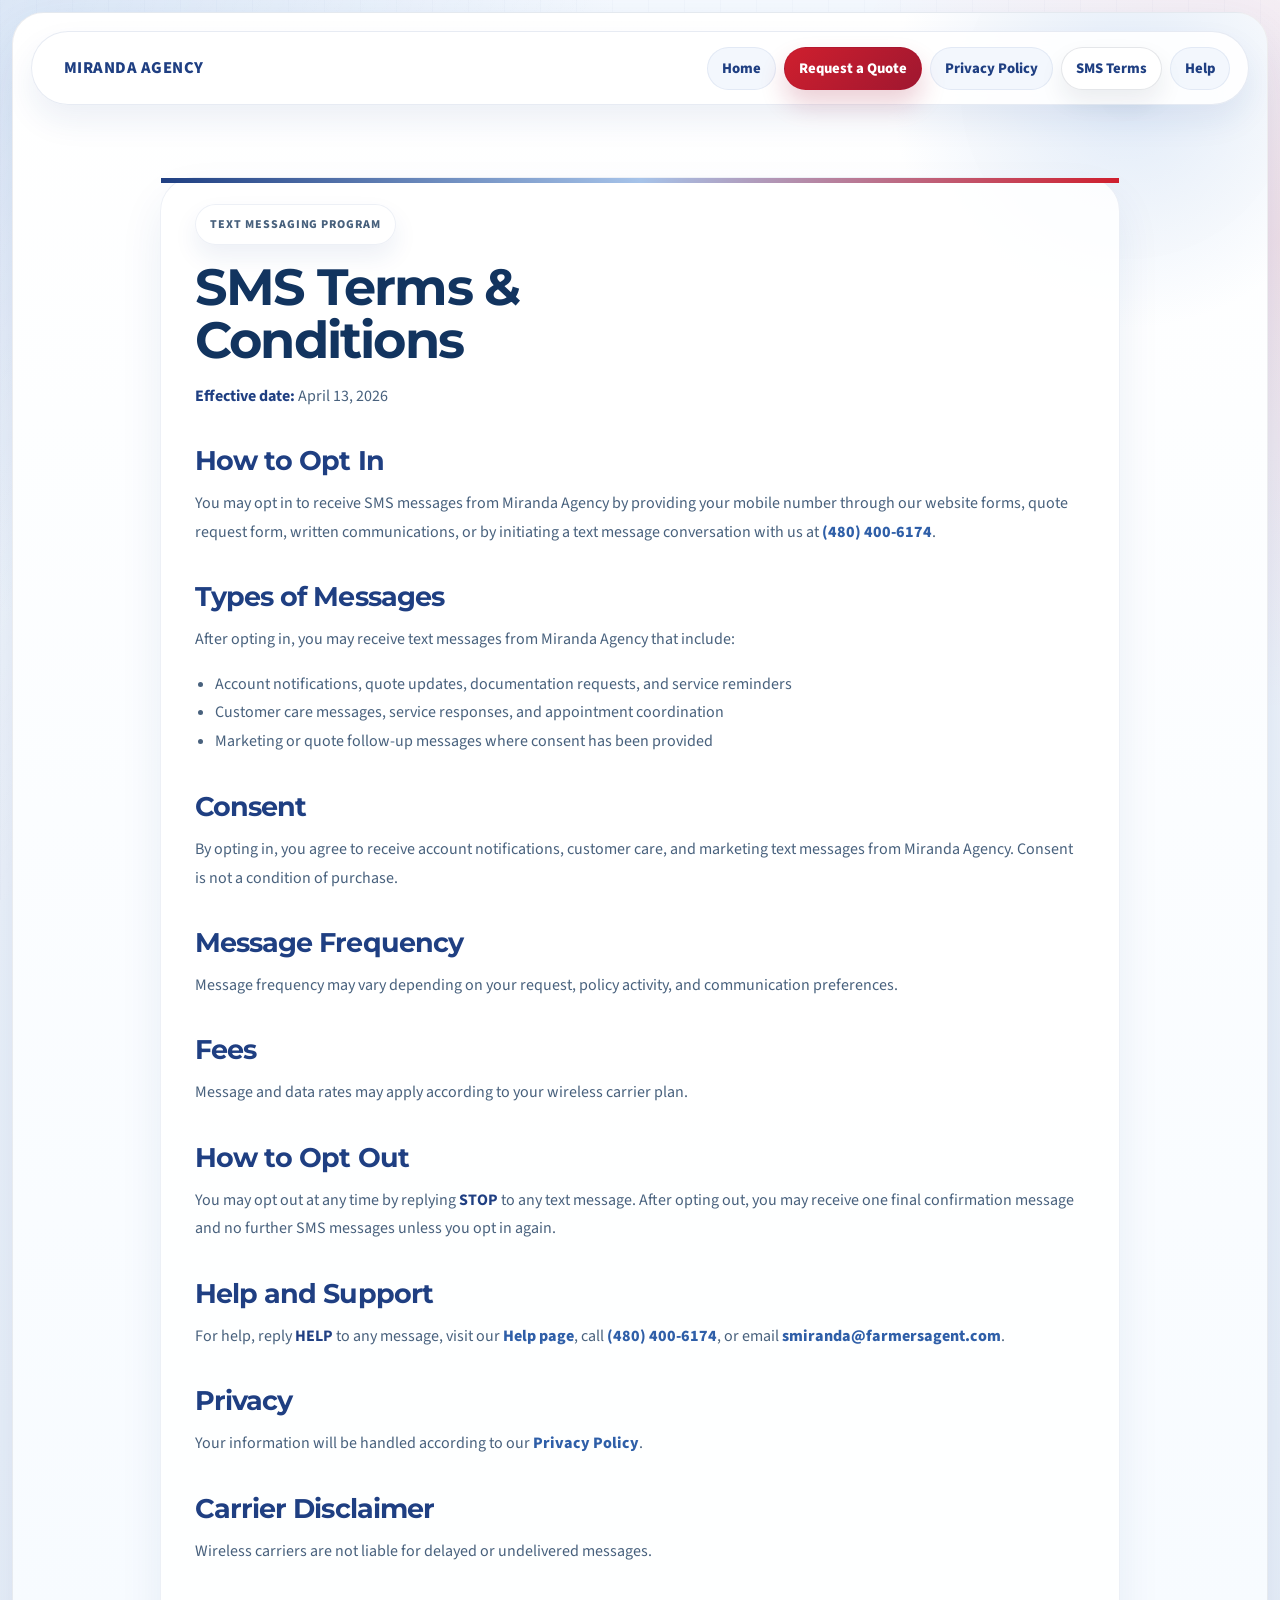
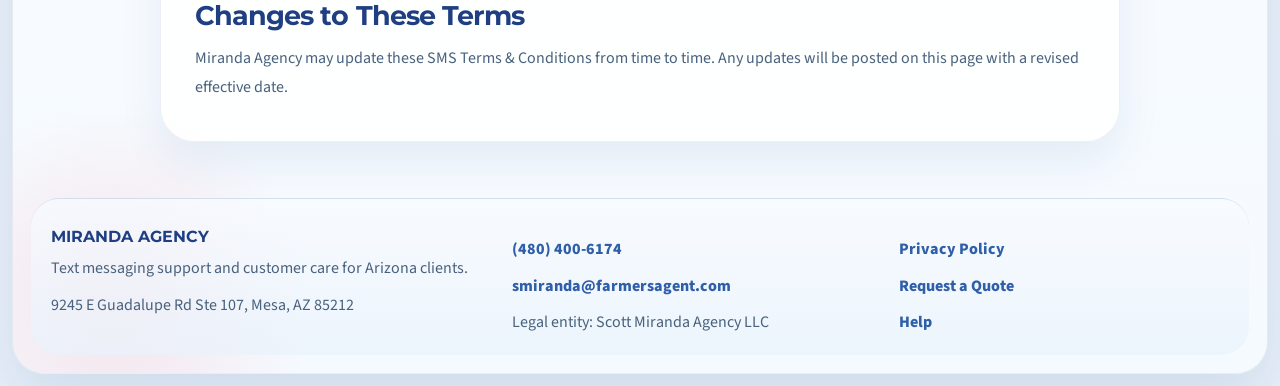
<file: sms-terms.html>
<!DOCTYPE html>
<html lang="en">
<head>
  <meta charset="UTF-8" />
  <meta name="viewport" content="width=device-width, initial-scale=1.0" />
  <title>SMS Terms &amp; Conditions | Miranda Agency</title>
  <meta name="description" content="SMS Terms and Conditions for Miranda Agency." />
  <link rel="preconnect" href="https://fonts.googleapis.com" />
  <link rel="preconnect" href="https://fonts.gstatic.com" crossorigin />
  <link href="https://fonts.googleapis.com/css2?family=Montserrat:wght@500;600;700;800&family=Source+Sans+3:wght@400;500;600;700&display=swap" rel="stylesheet" />
  <link rel="stylesheet" href="styles.css" />
</head>
<body>
  <div class="site-frame">
    <nav class="site-nav" aria-label="Primary">
      <a href="index.html" class="brand">Miranda Agency</a>
      <div class="nav-links">
        <a href="index.html">Home</a>
        <a href="quote.html" class="nav-cta">Request a Quote</a>
        <a href="privacy-policy.html">Privacy Policy</a>
        <a href="sms-terms.html" class="active">SMS Terms</a>
        <a href="help.html">Help</a>
      </div>
    </nav>

    <main class="policy-layout">
      <p class="eyebrow">Text messaging program</p>
      <h1>SMS Terms &amp; Conditions</h1>
      <p><strong>Effective date:</strong> April 13, 2026</p>

      <h2>How to Opt In</h2>
      <p>
        You may opt in to receive SMS messages from Miranda Agency by providing your mobile number through our
        website forms, quote request form, written communications, or by initiating a text message conversation with us
        at <a href="tel:4804006174">(480) 400-6174</a>.
      </p>

      <h2>Types of Messages</h2>
      <p>After opting in, you may receive text messages from Miranda Agency that include:</p>
      <ul>
        <li>Account notifications, quote updates, documentation requests, and service reminders</li>
        <li>Customer care messages, service responses, and appointment coordination</li>
        <li>Marketing or quote follow-up messages where consent has been provided</li>
      </ul>

      <h2>Consent</h2>
      <p>
        By opting in, you agree to receive account notifications, customer care, and marketing text messages from
        Miranda Agency. Consent is not a condition of purchase.
      </p>

      <h2>Message Frequency</h2>
      <p>Message frequency may vary depending on your request, policy activity, and communication preferences.</p>

      <h2>Fees</h2>
      <p>Message and data rates may apply according to your wireless carrier plan.</p>

      <h2>How to Opt Out</h2>
      <p>
        You may opt out at any time by replying <strong>STOP</strong> to any text message. After opting out, you may
        receive one final confirmation message and no further SMS messages unless you opt in again.
      </p>

      <h2>Help and Support</h2>
      <p>
        For help, reply <strong>HELP</strong> to any message, visit our <a href="help.html">Help page</a>, call
        <a href="tel:4804006174">(480) 400-6174</a>, or email
        <a href="mailto:smiranda@farmersagent.com">smiranda@farmersagent.com</a>.
      </p>

      <h2>Privacy</h2>
      <p>Your information will be handled according to our <a href="privacy-policy.html">Privacy Policy</a>.</p>

      <h2>Carrier Disclaimer</h2>
      <p>Wireless carriers are not liable for delayed or undelivered messages.</p>

      <h2>Changes to These Terms</h2>
      <p>
        Miranda Agency may update these SMS Terms &amp; Conditions from time to time. Any updates will be
        posted on this page with a revised effective date.
      </p>
    </main>

    <footer class="site-footer">
      <div>
        <strong>Miranda Agency</strong>
        <p>Text messaging support and customer care for Arizona clients.</p>
        <p>9245 E Guadalupe Rd Ste 107, Mesa, AZ 85212</p>
      </div>
      <div>
        <p><a href="tel:4804006174">(480) 400-6174</a></p>
        <p><a href="mailto:smiranda@farmersagent.com">smiranda@farmersagent.com</a></p>
        <p><span>Legal entity: Scott Miranda Agency LLC</span></p>
      </div>
      <div>
        <p><a href="privacy-policy.html">Privacy Policy</a></p>
        <p><a href="quote.html">Request a Quote</a></p>
        <p><a href="help.html">Help</a></p>
      </div>
    </footer>
  </div>
</body>
</html>
</file>
<file: styles.css>
@import url('https://fonts.googleapis.com/css2?family=Montserrat:wght@500;600;700;800&family=Source+Sans+3:wght@400;500;600;700&display=swap');

:root {
  --bg: #eef4fb;
  --paper: rgba(255, 255, 255, 0.95);
  --surface: #f8fbff;
  --line: rgba(53, 57, 80, 0.12);
  --text: #12345f;
  --muted: #48617d;
  --navy: #1f3f82;
  --blue: #2f5fa8;
  --light-blue: #a6c3e9;
  --pale-blue: #eaf2fb;
  --red: #cf1f2e;
  --deep-red: #9f1730;
  --white: #ffffff;
  --shadow-soft: 0 24px 60px rgba(28, 66, 139, 0.12);
  --shadow-strong: 0 28px 80px rgba(28, 66, 139, 0.18);
}

* { box-sizing: border-box; }
html { scroll-behavior: smooth; }

body {
  margin: 0;
  color: var(--text);
  font-family: 'Source Sans 3', sans-serif;
  background:
    radial-gradient(circle at 0% 0%, rgba(166, 195, 233, 0.42), transparent 26%),
    radial-gradient(circle at 100% 12%, rgba(225, 22, 49, 0.1), transparent 22%),
    linear-gradient(180deg, #f6faff 0%, #eef4fb 44%, #e8f0f9 100%);
}

body::before {
  content: '';
  position: fixed;
  inset: 0;
  pointer-events: none;
  background:
    linear-gradient(115deg, rgba(255, 255, 255, 0.2), transparent 35%),
    repeating-linear-gradient(
      90deg,
      rgba(28, 66, 139, 0.02) 0,
      rgba(28, 66, 139, 0.02) 1px,
      transparent 1px,
      transparent 36px
    );
}

.page-shell,
.site-frame {
  width: min(1320px, calc(100% - 24px));
  min-height: calc(100vh - 24px);
  margin: 12px auto;
  padding: 18px;
  border: 1px solid rgba(29, 36, 51, 0.08);
  border-radius: 32px;
  background: linear-gradient(180deg, rgba(255, 255, 255, 0.98), rgba(245, 250, 255, 0.98));
  box-shadow: var(--shadow-soft);
  position: relative;
  overflow: hidden;
}

.page-shell::before,
.page-shell::after,
.site-frame::before,
.site-frame::after {
  content: '';
  position: absolute;
  border-radius: 50%;
  pointer-events: none;
}

.page-shell::before,
.site-frame::before {
  width: 520px;
  height: 520px;
  top: -180px;
  right: -120px;
  background: radial-gradient(circle, rgba(166, 195, 233, 0.34), transparent 64%);
}

.page-shell::after,
.site-frame::after {
  width: 420px;
  height: 420px;
  bottom: -140px;
  left: -110px;
  background: radial-gradient(circle, rgba(225, 22, 49, 0.1), transparent 68%);
}

.site-nav,
.hero-section,
.hero,
.metrics-strip,
.story-section,
.process-section,
.services-section,
.cta-section,
.quote-header,
.quote-section,
.policy-layout,
.site-footer {
  position: relative;
  z-index: 1;
}

.site-nav {
  display: flex;
  align-items: center;
  justify-content: space-between;
  gap: 18px;
  padding: 14px 18px;
  border-radius: 999px;
  background: rgba(255, 255, 255, 0.9);
  border: 1px solid rgba(28, 66, 139, 0.1);
  backdrop-filter: blur(18px);
  box-shadow: 0 16px 32px rgba(28, 66, 139, 0.08);
}

.brand-mark,
.brand,
.nav-links a {
  text-decoration: none;
  color: var(--navy);
  font-weight: 800;
}

.brand-mark,
.brand {
  letter-spacing: 0.03em;
  padding: 10px 14px;
  border-radius: 999px;
  font-size: 1.04rem;
  text-transform: uppercase;
}

.nav-links {
  display: flex;
  flex-wrap: wrap;
  justify-content: flex-end;
  gap: 8px;
}

.nav-links a {
  padding: 10px 14px;
  border-radius: 999px;
  font-size: 0.92rem;
  background: rgba(234, 242, 251, 0.58);
  border: 1px solid rgba(28, 66, 139, 0.08);
}

.nav-links a:hover,
.nav-links a.active,
.brand-mark.active,
.brand.active {
  background: var(--white);
  color: var(--navy);
  box-shadow: 0 12px 24px rgba(26, 36, 59, 0.08);
}

.nav-links a.active {
  border: 1px solid rgba(34, 49, 76, 0.12);
}

.nav-links a.nav-cta {
  color: var(--white);
  background: linear-gradient(135deg, var(--red), var(--deep-red));
  border: 1px solid rgba(162, 15, 48, 0.24);
  box-shadow: 0 14px 26px rgba(162, 15, 48, 0.2);
}

.nav-links a.nav-cta:hover,
.nav-links a.nav-cta.active {
  color: var(--white);
  background: linear-gradient(135deg, #c8132d, var(--deep-red));
  box-shadow: 0 16px 28px rgba(162, 15, 48, 0.24);
}

.site-nav .brand-mark.active,
.site-nav .brand.active {
  padding: 12px 18px;
  font-size: 1.28rem;
  box-shadow: 0 14px 28px rgba(26, 36, 59, 0.1);
}

.hero-section,
.hero {
  display: grid;
  grid-template-columns: minmax(0, 1.02fr) minmax(320px, 0.98fr);
  gap: 38px;
  padding: 68px 20px 34px;
  align-items: center;
}

.eyebrow,
.card-label {
  display: inline-flex;
  margin: 0 0 16px;
  padding: 9px 14px;
  border-radius: 999px;
  text-transform: uppercase;
  letter-spacing: 0.08em;
  font-size: 0.75rem;
  font-weight: 800;
}

.eyebrow {
  color: var(--blue);
  background: rgba(255, 255, 255, 0.94);
  box-shadow: 0 12px 24px rgba(28, 66, 139, 0.08);
  border: 1px solid rgba(28, 66, 139, 0.08);
}

.card-label {
  color: var(--deep-red);
  background: rgba(255, 244, 246, 0.95);
  border: 1px solid rgba(225, 22, 49, 0.08);
}

h1,
h2,
h3 {
  margin-top: 0;
  font-family: 'Montserrat', sans-serif;
  letter-spacing: -0.035em;
}

.hero-section h1,
.hero h1 {
  max-width: 11ch;
  margin-bottom: 0;
  font-size: clamp(3rem, 6vw, 5.4rem);
  line-height: 0.95;
}

.hero-text,
.brand-line,
.hero-kicker,
.story-copy p,
.service-card p,
.process-step p,
.quote-copy,
.quote-intro,
.support-copy,
.fine-print,
.policy-layout p,
.site-footer p,
.metrics-strip span,
.cta-copy p,
.consent-note {
  color: var(--muted);
  line-height: 1.78;
}

.brand-line {
  margin: 0 0 16px;
  color: var(--deep-red);
  font-size: 1.08rem;
  font-weight: 700;
  letter-spacing: 0.01em;
}

.hero-kicker {
  margin: 0 0 16px;
  color: var(--deep-red);
  font-size: 1.08rem;
  font-weight: 700;
  letter-spacing: 0.01em;
}

.centered-line {
  text-align: center;
}

.hero-text {
  max-width: 620px;
  margin-top: 18px;
  font-size: 1.05rem;
}

.hero-actions,
.button-row {
  display: flex;
  flex-wrap: wrap;
  gap: 12px;
  margin-top: 28px;
}

.btn {
  display: inline-flex;
  align-items: center;
  justify-content: center;
  min-width: 180px;
  padding: 15px 24px;
  border-radius: 999px;
  text-decoration: none;
  font-weight: 800;
  transition: transform 0.2s ease, box-shadow 0.2s ease;
}

.btn:hover { transform: translateY(-2px); }

.btn-solid,
.btn-primary {
  color: var(--white);
  background: linear-gradient(135deg, var(--red), var(--deep-red));
  box-shadow: 0 20px 36px rgba(162, 15, 48, 0.24);
}

.btn-outline,
.btn-secondary {
  color: var(--navy);
  background: rgba(255, 255, 255, 0.96);
  border: 1px solid rgba(28, 66, 139, 0.2);
  box-shadow: 0 14px 26px rgba(28, 66, 139, 0.08);
}

.btn-light {
  color: var(--navy);
  background: var(--white);
  box-shadow: 0 16px 28px rgba(17, 25, 40, 0.18);
}

.btn-ghost,
.btn-outline-light {
  color: var(--white);
  border: 1px solid rgba(255, 255, 255, 0.62);
  background: rgba(255, 255, 255, 0.18);
  box-shadow: inset 0 0 0 1px rgba(255, 255, 255, 0.08);
}

.cta-section .btn-light {
  color: var(--navy);
  background: #fff7ee;
  border: 1px solid rgba(34, 49, 76, 0.16);
}

.cta-section .btn-ghost {
  color: #fff9f2;
  background: rgba(22, 34, 58, 0.34);
  border: 1px solid rgba(255, 255, 255, 0.52);
}

.btn-outline:hover,
.btn-light:hover {
  background: var(--white);
  box-shadow: 0 18px 30px rgba(17, 25, 40, 0.16);
}

.btn-ghost:hover {
  background: rgba(255, 255, 255, 0.28);
  box-shadow: 0 16px 28px rgba(17, 25, 40, 0.18);
}

.btn-outline-light:hover {
  background: rgba(255, 255, 255, 0.28);
  box-shadow: 0 16px 28px rgba(17, 25, 40, 0.18);
}

.cta-section .btn-light:hover {
  background: #ffffff;
}

.cta-section .btn-ghost:hover {
  background: rgba(22, 34, 58, 0.5);
}

.hero-tags,
.tag-row {
  display: flex;
  flex-wrap: wrap;
  gap: 10px;
  margin-top: 20px;
}

.hero-tags span,
.tag-row span,
.mini-pill,
.floating-note {
  padding: 10px 14px;
  border-radius: 999px;
  background: rgba(255, 255, 255, 0.82);
  color: var(--navy);
  font-size: 0.9rem;
  font-weight: 700;
  box-shadow: 0 12px 22px rgba(28, 66, 139, 0.08);
  border: 1px solid rgba(28, 66, 139, 0.08);
}

.hero-panel,
.hero-art {
  min-height: 460px;
  position: relative;
}

.floating-card,
.hero-card {
  position: absolute;
  border-radius: 32px;
  border: 1px solid rgba(28, 66, 139, 0.08);
  background: var(--paper);
  box-shadow: var(--shadow-strong);
  overflow: hidden;
}

.floating-card::before,
.hero-card::before,
.service-card::before,
.metrics-strip div::before,
.policy-layout::before {
  content: '';
  position: absolute;
  left: 0;
  right: 0;
  top: 0;
  height: 5px;
  background: linear-gradient(90deg, var(--navy), var(--light-blue), var(--red));
}

.card-primary,
.hero-card-main {
  top: 24px;
  right: 10px;
  width: min(100%, 470px);
  padding: 30px;
  transform: rotate(-3deg);
}

.card-primary h2,
.hero-card-main h2 {
  font-size: clamp(1.8rem, 3vw, 2.7rem);
  line-height: 1.03;
}

.card-secondary,
.hero-card-list {
  left: 8px;
  bottom: 28px;
  width: min(100%, 280px);
  padding: 22px 24px;
  transform: rotate(4deg);
  background: linear-gradient(180deg, rgba(255, 255, 255, 0.98), rgba(234, 242, 251, 0.98));
}

.card-secondary ul,
.hero-card-list ul {
  margin: 12px 0 0;
  padding-left: 18px;
  color: var(--text);
  line-height: 1.8;
}

.mini-pill,
.floating-note {
  position: absolute;
}

.pill-top,
.note-top { top: -8px; left: 42px; }
.pill-bottom,
.note-bottom { right: 12px; bottom: -2px; }

.metrics-strip {
  display: grid;
  grid-template-columns: repeat(3, minmax(0, 1fr));
  gap: 18px;
  padding: 0 20px;
  margin-top: 6px;
}

.metrics-strip div {
  position: relative;
  padding: 24px 22px;
  border-radius: 26px;
  background: rgba(255, 255, 255, 0.82);
  border: 1px solid rgba(28, 66, 139, 0.08);
  box-shadow: 0 14px 28px rgba(28, 66, 139, 0.06);
}

.metrics-strip strong {
  display: block;
  margin-bottom: 8px;
  color: var(--navy);
}

.story-section,
.process-section,
.services-section,
.quote-header,
.quote-section,
.policy-layout {
  padding-left: 20px;
  padding-right: 20px;
}

.story-section,
.process-section,
.services-section,
.policy-layout {
  margin-top: 72px;
}

.section-head { margin-bottom: 26px; }
.centered { text-align: center; }
.centered h2 { margin-left: auto; margin-right: auto; }

.section-head h2,
.policy-layout h1,
.quote-header h1 {
  max-width: 13ch;
  font-size: clamp(2.1rem, 4vw, 3.4rem);
  line-height: 1.02;
}

.story-grid {
  display: grid;
  grid-template-columns: minmax(0, 1.1fr) minmax(280px, 0.78fr);
  gap: 36px;
}

.promise-card {
  padding: 30px;
  border-radius: 28px;
  background: linear-gradient(145deg, rgba(255, 255, 255, 0.98), rgba(234, 242, 251, 0.98));
  box-shadow: var(--shadow-soft);
  border: 1px solid rgba(28, 66, 139, 0.08);
}

.process-section {
  padding-top: 64px;
  padding-bottom: 8px;
  border-radius: 42px;
  background:
    radial-gradient(circle at top left, rgba(166, 195, 233, 0.28), transparent 24%),
    linear-gradient(135deg, rgba(241, 247, 255, 0.96), rgba(232, 240, 249, 0.98));
  border: 1px solid rgba(28, 66, 139, 0.08);
}

.process-grid {
  display: grid;
  grid-template-columns: repeat(3, minmax(0, 1fr));
  gap: 22px;
  margin-top: 34px;
}

.step-id,
.step-number {
  display: inline-flex;
  width: 58px;
  height: 58px;
  align-items: center;
  justify-content: center;
  margin-bottom: 16px;
  border-radius: 50%;
  background: var(--white);
  color: var(--navy);
  font-family: 'Montserrat', sans-serif;
  font-size: 1.25rem;
  box-shadow: 0 16px 26px rgba(28, 66, 139, 0.1);
  border: 2px solid rgba(28, 66, 139, 0.08);
}

.process-step h3,
.service-card h3 {
  margin-bottom: 10px;
  font-size: 1.5rem;
}

.services-section {
  display: grid;
  grid-template-columns: minmax(280px, 0.82fr) minmax(0, 1.18fr);
  gap: 36px;
  align-items: start;
}

.services-head p { max-width: 34ch; }

.services-grid {
  display: grid;
  grid-template-columns: repeat(2, minmax(0, 1fr));
  gap: 18px;
}

.service-card {
  position: relative;
  padding: 26px 24px;
  border-radius: 28px;
  background: rgba(255, 255, 255, 0.9);
  border: 1px solid rgba(28, 66, 139, 0.08);
  box-shadow: 0 16px 30px rgba(28, 66, 139, 0.07);
  transition: transform 0.2s ease, box-shadow 0.2s ease;
}

.service-card:hover {
  transform: translateY(-3px);
  box-shadow: 0 20px 34px rgba(28, 66, 139, 0.1);
}

.feature-card {
  grid-column: 1 / -1;
  background: linear-gradient(135deg, rgba(255, 255, 255, 0.98), rgba(234, 242, 251, 0.98));
}

.cta-section {
  margin: 72px 20px 18px;
  padding: 38px;
  border-radius: 36px;
  background:
    radial-gradient(circle at top right, rgba(255, 255, 255, 0.12), transparent 20%),
    linear-gradient(135deg, var(--navy) 0%, #2452a0 54%, var(--deep-red) 100%);
  box-shadow: var(--shadow-strong);
  border: 1px solid rgba(28, 66, 139, 0.12);
}

.cta-section h2,
.cta-section p,
.cta-section a {
  color: var(--white);
}

.cta-section .eyebrow {
  color: var(--navy);
  background: rgba(255, 255, 255, 0.94);
  box-shadow: 0 12px 24px rgba(17, 25, 40, 0.14);
}

.cta-section h2 {
  margin-bottom: 12px;
  max-width: 11ch;
  font-size: clamp(2.2rem, 4vw, 3.8rem);
  line-height: 0.98;
}

.consent-note {
  margin-top: 20px;
  font-size: 0.92rem;
  color: rgba(255, 255, 255, 0.84);
}

.consent-note a { font-weight: 800; }

.quote-header {
  padding-top: 64px;
  text-align: center;
}

.quote-header,
.policy-layout {
  animation: fade-rise 0.65s ease both;
}

.quote-header h1 {
  margin-left: auto;
  margin-right: auto;
}

.quote-copy {
  max-width: 700px;
  margin: 14px auto 0;
  font-size: 1.04rem;
}

.quote-art {
  max-width: 520px;
  margin: 28px auto 0;
  padding: 20px 24px 12px;
  border-radius: 26px;
  background: linear-gradient(180deg, rgba(255, 255, 255, 0.98), rgba(234, 242, 251, 0.98));
  border: 1px solid rgba(28, 66, 139, 0.08);
  box-shadow: 0 18px 34px rgba(28, 66, 139, 0.08);
}

.quote-art-badge,
.quote-badge {
  display: inline-flex;
  margin-bottom: 8px;
  padding: 7px 12px;
  border-radius: 999px;
  background: rgba(225, 22, 49, 0.08);
  color: var(--deep-red);
  font-size: 0.82rem;
  font-weight: 700;
}

.quote-art svg {
  display: block;
  width: 100%;
  height: auto;
}

.quote-section {
  max-width: 920px;
  margin: 0 auto;
  padding-bottom: 12px;
}

.quote-intro,
.support-copy,
.fine-print {
  text-align: center;
}

.quote-intro {
  max-width: 720px;
  margin: 0 auto 18px;
  font-size: 1.02rem;
}

.embed-frame {
  overflow: hidden;
  margin-top: 24px;
  border-radius: 28px;
  border: 1px solid rgba(28, 66, 139, 0.08);
  background:
    linear-gradient(180deg, rgba(255, 255, 255, 0.99), rgba(236, 244, 252, 0.96));
  box-shadow: var(--shadow-soft);
}

.embed-frame iframe {
  display: block;
  width: 100%;
  height: 1200px;
  border: 0;
}

.support-copy a,
.fine-print a,
.policy-layout a,
.site-footer a {
  color: var(--blue);
  font-weight: 800;
  text-decoration: none;
}

.support-copy a:hover,
.fine-print a:hover,
.policy-layout a:hover,
.site-footer a:hover {
  text-decoration: underline;
}

.fine-print {
  max-width: 760px;
  margin: 22px auto 0;
  font-size: 0.9rem;
}

.policy-layout {
  position: relative;
  max-width: 960px;
  margin-left: auto;
  margin-right: auto;
  padding: 26px 34px 24px;
  border-radius: 34px;
  background: rgba(255, 255, 255, 0.84);
  border: 1px solid rgba(28, 66, 139, 0.08);
  box-shadow: 0 20px 44px rgba(28, 66, 139, 0.08);
}

.policy-layout h2 {
  margin-top: 34px;
  margin-bottom: 12px;
  font-size: 1.7rem;
  color: var(--navy);
}

.policy-layout ul {
  padding-left: 20px;
  color: var(--muted);
  line-height: 1.8;
}

.policy-layout > p:first-of-type + h1,
.policy-layout h1 {
  margin-bottom: 10px;
}

.policy-layout > p strong {
  color: var(--navy);
}

.policy-layout p + p {
  margin-top: 14px;
}

.policy-layout h2 + p,
.policy-layout h2 + ul {
  margin-top: 0;
}

.policy-layout a {
  text-underline-offset: 0.14em;
}

.site-footer {
  display: grid;
  grid-template-columns: 1.2fr 1fr 0.9fr;
  gap: 20px;
  margin-top: 56px;
  padding: 28px 20px 10px;
  border-top: 1px solid rgba(28, 66, 139, 0.12);
  background: linear-gradient(180deg, rgba(248, 251, 255, 0.72), rgba(233, 242, 251, 0.72));
  border-radius: 28px;
}

.site-footer strong {
  display: block;
  margin-bottom: 8px;
  color: var(--navy);
  text-transform: uppercase;
  font-family: 'Montserrat', sans-serif;
}

.site-footer p {
  margin: 8px 0;
}

@keyframes fade-rise {
  from {
    opacity: 0;
    transform: translateY(18px);
  }

  to {
    opacity: 1;
    transform: translateY(0);
  }
}

@media (max-width: 980px) {
  .hero-section,
  .hero,
  .services-section,
  .story-grid,
  .site-footer,
  .metrics-strip,
  .process-grid,
  .services-grid {
    grid-template-columns: 1fr;
  }

  .hero-panel,
  .hero-art { min-height: 400px; }
  .services-grid .feature-card { grid-column: auto; }

  .site-nav {
    flex-direction: column;
    align-items: stretch;
    border-radius: 24px;
  }

  .nav-links { justify-content: center; }

  .policy-layout {
    padding: 24px 24px 18px;
  }

  .site-nav .brand-mark.active,
  .site-nav .brand.active {
    font-size: 1.16rem;
  }
}

@media (max-width: 760px) {
  .page-shell,
  .site-frame {
    width: calc(100% - 12px);
    margin: 6px auto;
    padding: 10px;
    border-radius: 22px;
  }

  .hero-section,
  .hero,
  .story-section,
  .process-section,
  .services-section,
  .quote-header,
  .quote-section,
  .policy-layout,
  .site-footer {
    padding-left: 10px;
    padding-right: 10px;
  }

  .hero-section,
  .hero {
    padding-top: 40px;
    grid-template-columns: 1fr;
  }

  .hero-section h1,
  .hero h1 {
    max-width: none;
    font-size: clamp(2.5rem, 12vw, 4rem);
  }

  .hero-panel,
  .hero-art { min-height: 340px; }

  .card-primary,
  .card-secondary,
  .hero-card-main,
  .hero-card-list {
    position: relative;
    transform: none;
    width: 100%;
    top: auto;
    right: auto;
    left: auto;
    bottom: auto;
    margin-bottom: 16px;
  }

  .mini-pill,
  .floating-note {
    position: static;
    display: inline-flex;
    margin: 0 8px 8px 0;
  }

  .cta-section {
    margin-left: 10px;
    margin-right: 10px;
    padding: 28px 22px;
    border-radius: 28px;
  }

  .embed-frame iframe { height: 1320px; }

  .policy-layout {
    padding: 18px 16px 14px;
    border-radius: 24px;
  }
}
</file>
